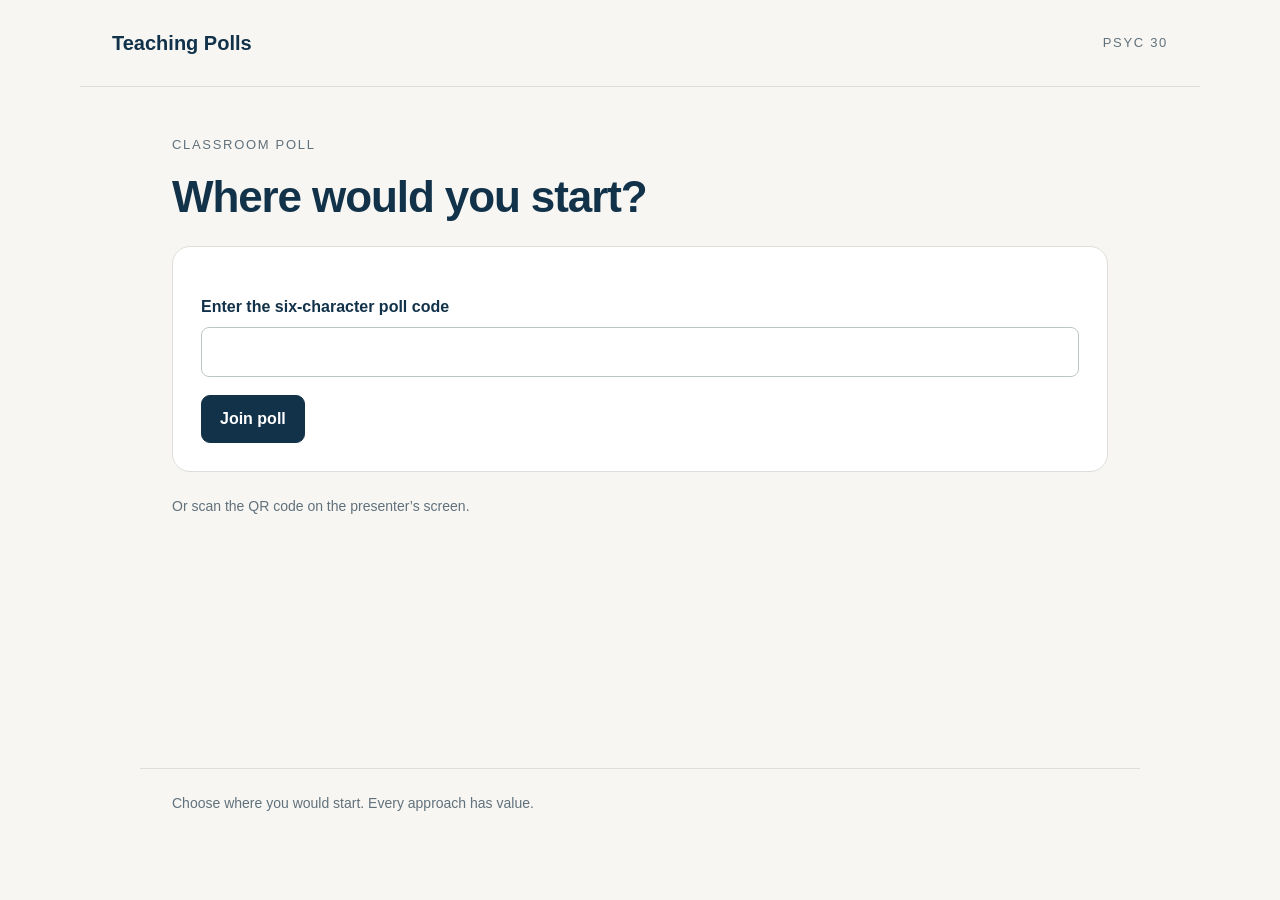
<file: index.html>
<!doctype html><html lang="en"><head><meta charset="utf-8"><meta name="viewport" content="width=device-width,initial-scale=1"><meta name="theme-color" content="#12324a"><title>Teaching Polls</title><link rel="stylesheet" href="style.css"><script src="config.js" defer></script><script src="vendor/qrcode.js" defer></script><script src="app.js" defer></script></head><body><header><a class="brand" href="./">Teaching Polls</a><span>PSYC 30</span></header><main id="app" aria-live="polite"></main><footer>Choose where you would start. Every approach has value.</footer></body></html>
</file>
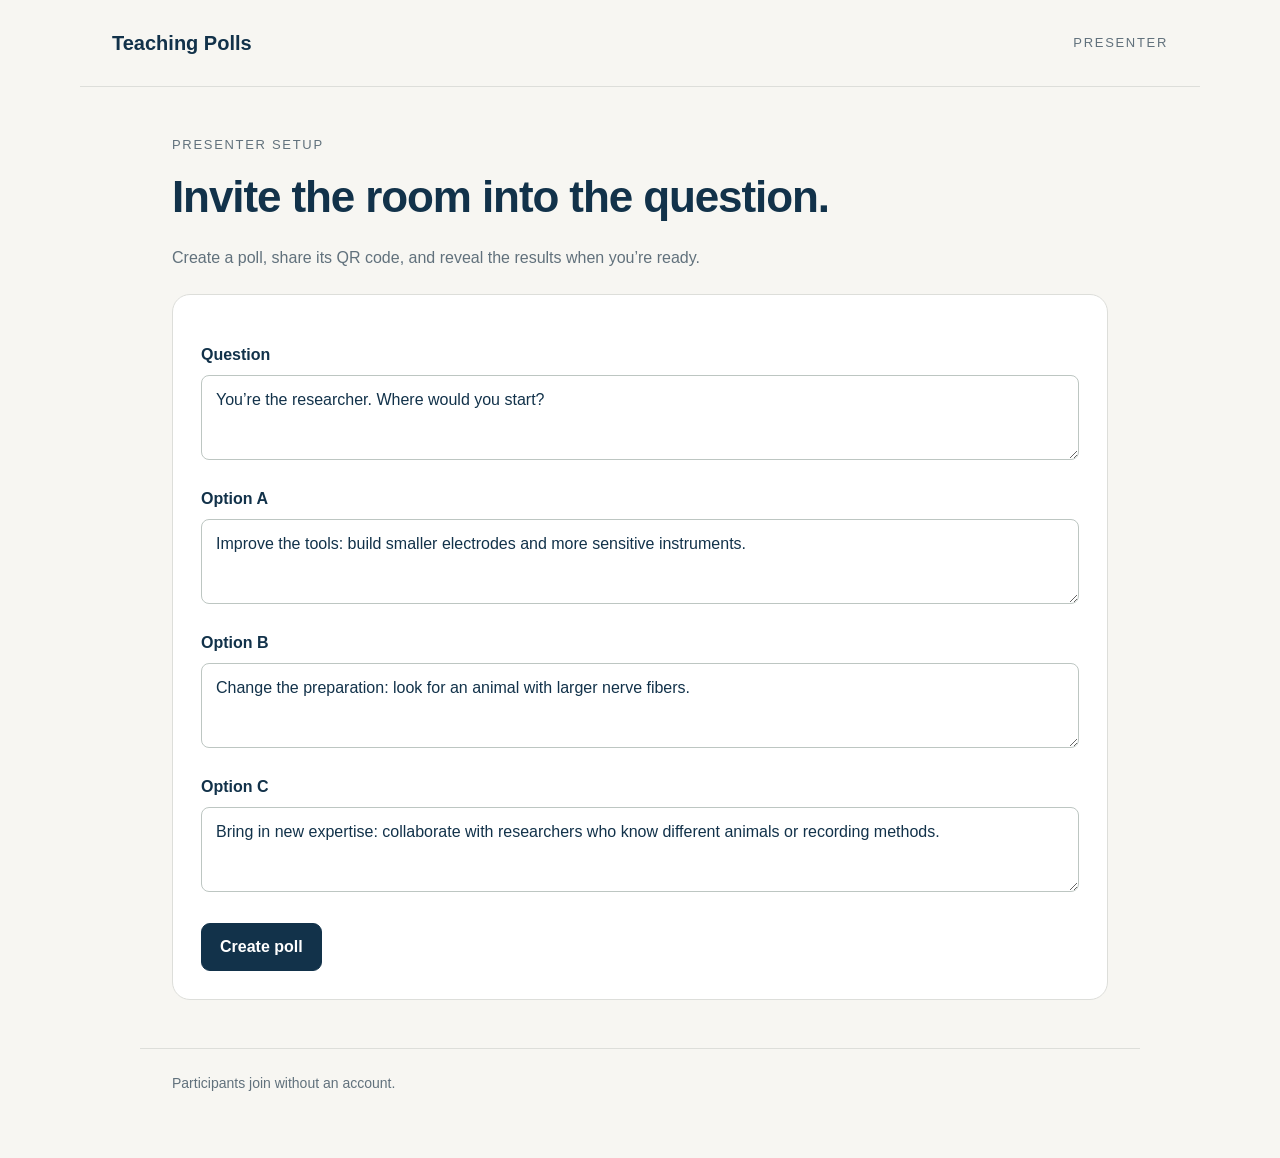
<file: admin.html>
<!doctype html><html lang="en"><head><meta charset="utf-8"><meta name="viewport" content="width=device-width,initial-scale=1"><meta name="theme-color" content="#12324a"><title>Presenter · Teaching Polls</title><link rel="stylesheet" href="style.css"><script src="config.js" defer></script><script src="vendor/qrcode.js" defer></script><script src="app.js" defer></script></head><body data-admin="true"><header><a class="brand" href="./admin.html">Teaching Polls</a><span>Presenter</span></header><main id="app" aria-live="polite"></main><footer>Participants join without an account.</footer></body></html>
</file>
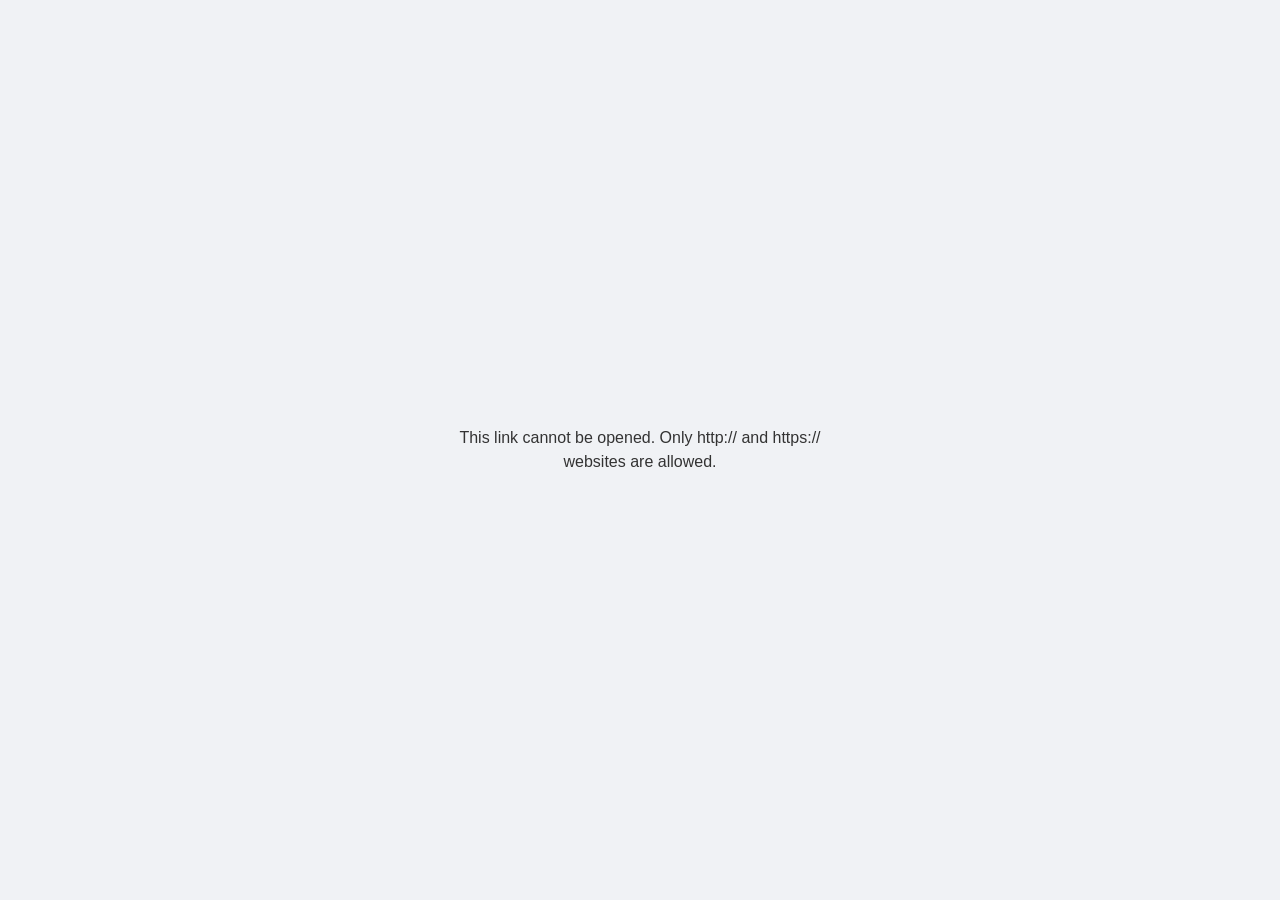
<file: powerpoint-viewer/dialog.html>
<!DOCTYPE html>
<html lang="en">
<head>
  <meta charset="UTF-8">
  <meta name="viewport" content="width=device-width, initial-scale=1.0">
  <meta name="referrer" content="strict-origin-when-cross-origin">
  <title>Opening website…</title>
  <!--
    Bridge page for the "Window" button.
    Office's Dialog API only opens pages on the add-in's own domain, so
    viewer.html opens this page (dialog.html?url=...) and this page
    redirects to the real website after checking the URL is safe.
  -->
  <style>
    body {
      margin: 0; height: 100vh; display: flex; align-items: center; justify-content: center;
      font-family: 'Segoe UI', Arial, sans-serif; background: #f0f2f5; color: #333; text-align: center;
    }
    p { max-width: 420px; line-height: 1.5; padding: 0 16px; }
  </style>
  <script src="url-tools.js"></script>
</head>
<body>
  <p id="msg">Opening website…</p>
  <script>
    (function () {
      var raw = new URLSearchParams(location.search).get('url');
      var target = raw ? UrlTools.safeUrl(raw) : null;
      if (target) {
        location.replace(target);
      } else {
        document.getElementById('msg').textContent =
          'This link cannot be opened. Only http:// and https:// websites are allowed.';
      }
    })();
  </script>
</body>
</html>
</file>
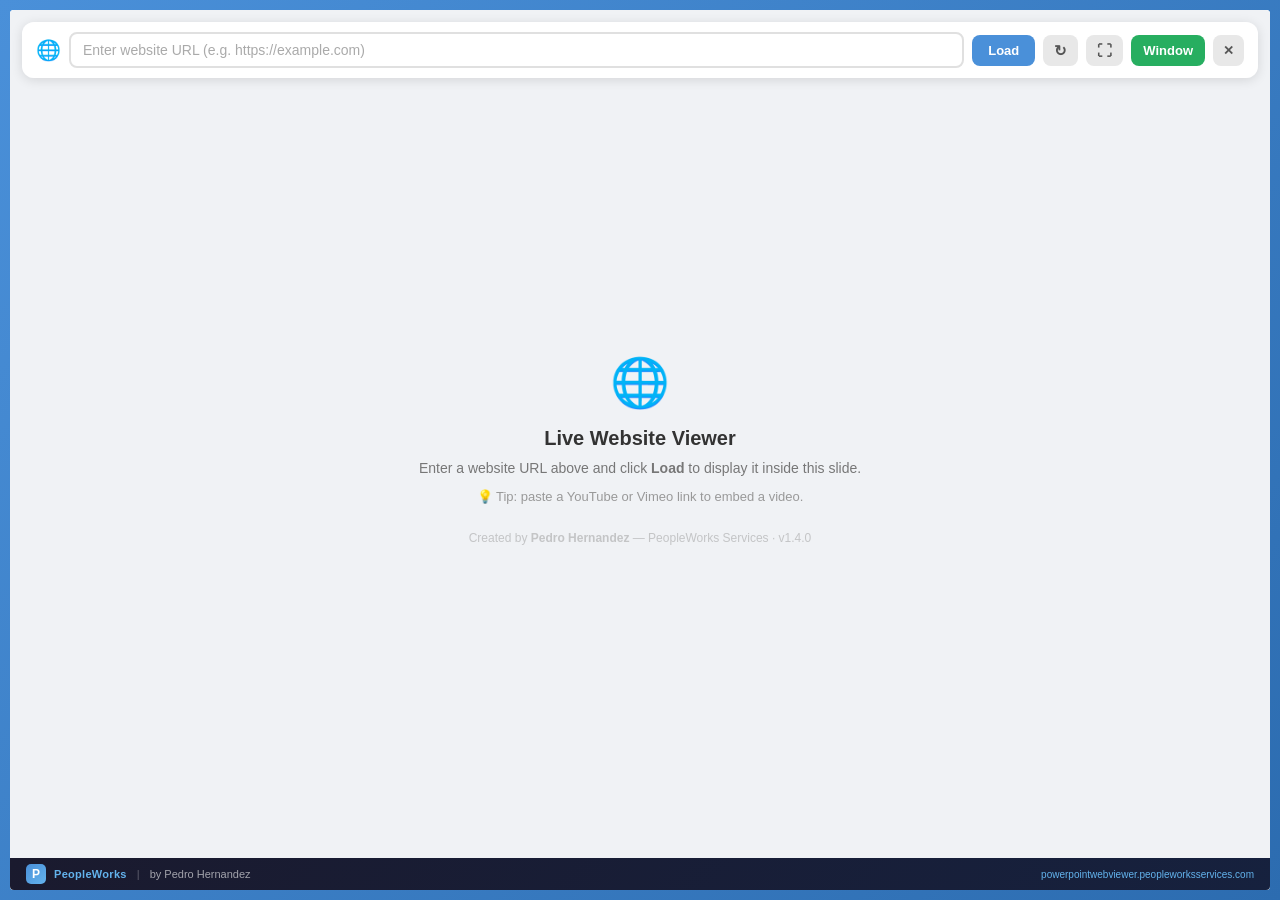
<file: powerpoint-viewer/viewer.html>
<!DOCTYPE html>
<html lang="en">
<head>
  <title>Website Viewer</title>
  <meta charset="UTF-8">
  <meta name="viewport" content="width=device-width, initial-scale=1.0">
  <style>
    * { margin: 0; padding: 0; box-sizing: border-box; }
    body {
      width: 100%; height: 100vh; font-family: 'Segoe UI', Arial, sans-serif; overflow: hidden;
      background: linear-gradient(135deg, #4a90d9, #2c6cb0);
      padding: 10px;
    }

    /* Control bar */
    #config {
      position: absolute;
      top: 12px;
      left: 12px;
      right: 12px;
      z-index: 100;
      background: rgba(255, 255, 255, 0.97);
      border-radius: 12px;
      padding: 10px 14px;
      display: flex;
      align-items: center;
      flex-wrap: wrap;
      gap: 8px;
      box-shadow: 0 2px 12px rgba(0,0,0,0.12);
      transition: opacity 0.3s ease, transform 0.3s ease;
    }

    #config.hidden {
      opacity: 0;
      transform: translateY(-20px);
      pointer-events: none;
    }

    #config .icon {
      font-size: 20px;
      flex-shrink: 0;
    }

    #urlInput {
      flex: 1;
      padding: 8px 12px;
      border: 2px solid #e0e0e0;
      border-radius: 8px;
      font-size: 14px;
      outline: none;
      transition: border-color 0.2s;
      min-width: 0;
    }

    #urlInput:focus {
      border-color: #4a90d9;
    }

    #urlInput::placeholder {
      color: #aaa;
    }

    .btn {
      padding: 8px 16px;
      border: none;
      border-radius: 8px;
      font-size: 13px;
      font-weight: 600;
      cursor: pointer;
      transition: background 0.2s, transform 0.1s;
      white-space: nowrap;
    }

    .btn:active { transform: scale(0.96); }

    .btn-primary {
      background: #4a90d9;
      color: white;
    }
    .btn-primary:hover { background: #3a7bc8; }

    .btn-window {
      background: #27ae60;
      color: white;
      padding: 8px 12px;
    }
    .btn-window:hover { background: #219a52; }

    .btn-hide {
      background: #e8e8e8;
      color: #555;
      padding: 8px 10px;
    }
    .btn-hide:hover { background: #ddd; }

    .btn-icon {
      background: #e8e8e8;
      color: #555;
      padding: 8px 11px;
      font-size: 15px;
      line-height: 1;
    }
    .btn-icon:hover { background: #ddd; }

    /* Toggle button (when controls are hidden) */
    #toggleBtn {
      position: absolute;
      top: 8px;
      right: 8px;
      z-index: 101;
      width: 36px;
      height: 36px;
      border-radius: 50%;
      border: none;
      background: rgba(255,255,255,0.9);
      box-shadow: 0 2px 8px rgba(0,0,0,0.15);
      cursor: pointer;
      font-size: 16px;
      display: none;
      align-items: center;
      justify-content: center;
      transition: background 0.2s;
    }
    #toggleBtn:hover { background: rgba(255,255,255,1); }
    #toggleBtn.visible { display: flex; }

    /* Environment badge */
    #envBadge {
      position: absolute;
      top: 58px;
      right: 12px;
      z-index: 100;
      padding: 4px 10px;
      border-radius: 12px;
      font-size: 10px;
      font-weight: 600;
      letter-spacing: 0.3px;
      transition: opacity 0.3s ease;
    }
    #envBadge.online {
      background: #fff3cd;
      color: #856404;
      border: 1px solid #ffc107;
    }
    #envBadge.desktop {
      background: #d4edda;
      color: #155724;
      border: 1px solid #28a745;
    }
    #envBadge.hidden { opacity: 0; pointer-events: none; }

    /* Inner wrapper - white area inside the blue grab border */
    #appWrapper {
      position: relative;
      width: 100%;
      height: 100%;
      background: #f0f2f5;
      border-radius: 4px;
      overflow: hidden;
    }

    /* iframe */
    #webFrame {
      width: 100%;
      height: 100%;
      border: none;
      background: white;
    }

    /* Error / status overlay */
    #overlay {
      position: absolute;
      top: 0; left: 0; right: 0; bottom: 0;
      display: flex;
      flex-direction: column;
      align-items: center;
      justify-content: center;
      background: #f0f2f5;
      z-index: 50;
      text-align: center;
      padding: 2em;
    }

    #overlay.hidden { display: none; }

    #overlay .emoji { font-size: 48px; margin-bottom: 16px; }
    #overlay h2 { color: #333; font-size: 20px; margin-bottom: 8px; }
    #overlay p { color: #777; font-size: 14px; max-width: 460px; line-height: 1.5; }
    #overlay .overlay-btn {
      display: inline-block;
      margin-top: 16px;
      padding: 10px 24px;
      background: #27ae60;
      color: white;
      border: none;
      border-radius: 8px;
      font-size: 14px;
      font-weight: 600;
      cursor: pointer;
      transition: background 0.2s;
    }
    #overlay .overlay-btn:hover { background: #219a52; }
    #overlay .overlay-btn.secondary {
      background: #4a90d9;
      margin-left: 8px;
    }
    #overlay .overlay-btn.secondary:hover { background: #3a7bc8; }
    #overlay .tip {
      margin-top: 20px;
      padding: 12px 20px;
      background: #fff3cd;
      border: 1px solid #ffc107;
      border-radius: 8px;
      color: #856404;
      font-size: 12px;
      max-width: 460px;
    }

    #overlay .btn-row { margin-top: 16px; }
    #overlay .welcome-tip { margin-top: 8px; font-size: 13px; color: #999; }
    #overlay .credit { margin-top: 24px; opacity: 0.5; font-size: 12px; color: #999; }
    #overlay .overlay-link {
      margin-top: 12px;
      max-width: 90%;
      color: #2c6cb0;
      font-size: 14px;
      font-weight: 600;
      word-break: break-all;
    }

    /* "Site not showing?" hint */
    #hint {
      position: absolute;
      bottom: 14px;
      left: 50%;
      transform: translate(-50%, 8px);
      z-index: 95;
      display: flex;
      align-items: center;
      gap: 8px;
      padding: 6px 6px 6px 14px;
      background: rgba(255, 255, 255, 0.97);
      border-radius: 20px;
      box-shadow: 0 2px 12px rgba(0,0,0,0.18);
      font-size: 12px;
      color: #555;
      white-space: nowrap;
      opacity: 0;
      pointer-events: none;
      transition: opacity 0.3s ease, transform 0.3s ease;
    }
    #hint.visible { opacity: 1; transform: translate(-50%, 0); pointer-events: auto; }
    #hint button {
      border: none;
      border-radius: 14px;
      cursor: pointer;
      font-size: 12px;
      font-weight: 600;
    }
    #hint .hint-open { background: #27ae60; color: white; padding: 5px 12px; }
    #hint .hint-open:hover { background: #219a52; }
    #hint .hint-close { background: transparent; color: #999; padding: 5px 8px; }
    #hint .hint-close:hover { color: #555; }

    /* Branding footer */
    #branding {
      position: absolute;
      bottom: 0;
      left: 0;
      right: 0;
      z-index: 90;
      background: linear-gradient(135deg, #1a1a2e, #16213e);
      color: rgba(255,255,255,0.85);
      padding: 6px 16px;
      display: flex;
      align-items: center;
      justify-content: space-between;
      font-size: 11px;
      transition: opacity 0.3s ease;
    }
    #branding.hidden { opacity: 0; pointer-events: none; }
    #branding .brand-left {
      display: flex;
      align-items: center;
      gap: 8px;
    }
    #branding .brand-logo {
      width: 20px;
      height: 20px;
      background: linear-gradient(135deg, #4a90d9, #63b3ed);
      border-radius: 5px;
      display: flex;
      align-items: center;
      justify-content: center;
      font-weight: 900;
      font-size: 12px;
      color: white;
    }
    #branding .brand-name {
      font-weight: 700;
      color: #63b3ed;
      letter-spacing: 0.3px;
    }
    #branding .brand-separator {
      color: rgba(255,255,255,0.3);
      margin: 0 2px;
    }
    #branding .brand-author {
      color: rgba(255,255,255,0.6);
      font-weight: 400;
    }
    #branding .brand-right {
      color: rgba(255,255,255,0.4);
      font-size: 10px;
    }
    #branding a {
      color: #63b3ed;
      text-decoration: none;
    }
    #branding a:hover { text-decoration: underline; }

    /* Loading spinner */
    #loading {
      position: absolute;
      top: 50%;
      left: 50%;
      transform: translate(-50%, -50%);
      z-index: 60;
      display: none;
      text-align: center;
    }
    #loading.active { display: block; }
    .spinner {
      width: 40px; height: 40px;
      border: 4px solid #e0e0e0;
      border-top-color: #4a90d9;
      border-radius: 50%;
      animation: spin 0.8s linear infinite;
      margin: 0 auto 12px;
    }
    #loading .loading-text {
      font-size: 12px;
      color: #999;
    }
    @keyframes spin { to { transform: rotate(360deg); } }

    @media (prefers-reduced-motion: reduce) {
      * { transition: none !important; }
      .spinner { animation-duration: 2s; }
    }
  </style>
  <script src="https://appsforoffice.microsoft.com/lib/1/hosted/office.js"></script>
  <script src="url-tools.js"></script>
</head>
<body>
<div id="appWrapper">

  <!-- Control bar -->
  <div id="config">
    <span class="icon" aria-hidden="true">🌐</span>
    <input id="urlInput" type="text" placeholder="Enter website URL (e.g. https://example.com)" aria-label="Website URL" />
    <button class="btn btn-primary" onclick="loadUrl()">Load</button>
    <button class="btn btn-icon" onclick="reloadFrame()" title="Reload page" aria-label="Reload page">↻</button>
    <button class="btn btn-icon" onclick="toggleFullscreen()" title="Fullscreen" aria-label="Fullscreen">⛶</button>
    <button id="btnOpenWindow" class="btn btn-window" onclick="openInDialog()" title="Open in a separate window">Window</button>
    <button class="btn btn-hide" onclick="toggleControls()" title="Hide controls" aria-label="Hide controls">✕</button>
  </div>

  <!-- Show controls button -->
  <button id="toggleBtn" onclick="toggleControls()" title="Show controls" aria-label="Show controls">⚙</button>

  <!-- Environment badge -->
  <div id="envBadge"></div>

  <!-- Welcome / error overlay (content is built by showWelcome() and showError()) -->
  <div id="overlay" role="status" aria-live="polite"></div>

  <!-- "Site not showing?" hint, shown briefly after a page loads -->
  <div id="hint" role="status">
    <span>Site not showing?</span>
    <button class="hint-open" onclick="openInDialog()">Open in window</button>
    <button class="hint-close" onclick="hideHint()" title="Dismiss" aria-label="Dismiss">✕</button>
  </div>

  <!-- Branding footer -->
  <div id="branding">
    <div class="brand-left">
      <div class="brand-logo">P</div>
      <span class="brand-name">PeopleWorks</span>
      <span class="brand-separator">|</span>
      <span class="brand-author">by Pedro Hernandez</span>
    </div>
    <div class="brand-right">
      <a href="https://powerpointwebviewer.peopleworksservices.com" target="_blank" rel="noopener">powerpointwebviewer.peopleworksservices.com</a>
    </div>
  </div>

  <!-- Loading indicator -->
  <div id="loading" role="status" aria-live="polite">
    <div class="spinner"></div>
    <div class="loading-text">Loading website...</div>
  </div>

  <!-- Website frame -->
  <iframe id="webFrame" src="" title="Embedded website"
          allow="autoplay; encrypted-media; fullscreen; picture-in-picture; clipboard-write; accelerometer; gyroscope; web-share"
          allowfullscreen
          sandbox="allow-scripts allow-same-origin allow-forms allow-popups allow-popups-to-escape-sandbox allow-presentation allow-downloads allow-modals"></iframe>

</div><!-- /appWrapper -->

  <script>
    const APP_VERSION = '1.4.0';
    const HINT_DELAY_MS = 2500;     // wait before offering "Open in window"
    const HINT_DURATION_MS = 15000; // then hide it again

    const urlInput = document.getElementById('urlInput');
    const webFrame = document.getElementById('webFrame');
    const overlay = document.getElementById('overlay');
    const loading = document.getElementById('loading');
    const config = document.getElementById('config');
    const toggleBtn = document.getElementById('toggleBtn');
    const branding = document.getElementById('branding');
    const envBadge = document.getElementById('envBadge');
    const appWrapper = document.getElementById('appWrapper');
    const hint = document.getElementById('hint');

    let controlsVisible = true;
    let isOnline = false;        // true if running in PowerPoint Online
    let officeReady = false;
    let currentPageUrl = '';     // the URL the user entered (used for "Open in Window")
    let currentUrl = '';         // the URL loaded in the frame (YouTube/Vimeo become embed URLs)
    let loadTimeoutId = null;
    let hintShowTimer = null;
    let hintHideTimer = null;
    let activeDialog = null;

    // ─── Detect environment ───────────────────────────────
    function detectEnvironment() {
      try {
        // Office.context.platform: 'OfficeOnline', 'PC', 'Mac', 'iOS', 'Android'
        const platform = Office.context.platform;
        if (platform === Office.PlatformType.OfficeOnline) {
          isOnline = true;
          envBadge.textContent = 'POWERPOINT ONLINE';
          envBadge.className = 'online';
        } else {
          isOnline = false;
          envBadge.textContent = 'DESKTOP';
          envBadge.className = 'desktop';
        }
      } catch (e) {
        // If Office API not available, assume standalone/testing
        envBadge.textContent = 'STANDALONE';
        envBadge.className = 'desktop';
      }
    }

    // ─── Small DOM helpers ────────────────────────────────
    // Messages are built with DOM nodes (not innerHTML) so a URL can never
    // be interpreted as HTML.
    function make(tag, className, text) {
      var node = document.createElement(tag);
      if (className) node.className = className;
      if (text) node.textContent = text;
      return node;
    }

    function makeButton(label, className, onClick) {
      var b = make('button', className, label);
      b.addEventListener('click', onClick);
      return b;
    }

    function makeTip(html) {
      // Only ever called with fixed text written in this file
      var tip = make('div', 'tip');
      tip.innerHTML = html;
      return tip;
    }

    function resetOverlay() {
      overlay.textContent = '';
      overlay.classList.remove('hidden');
      loading.classList.remove('active');
      hideHint();
    }

    // ─── Show error in overlay ────────────────────────────
    function showError(title, message, showButtons) {
      resetOverlay();
      overlay.appendChild(make('div', 'emoji', '⚠️'));
      overlay.appendChild(make('h2', null, title));
      overlay.appendChild(make('p', null, message));

      if (showButtons && currentUrl) {
        var row = make('div', 'btn-row');
        row.appendChild(makeButton('Open in Window', 'overlay-btn', openInDialog));
        row.appendChild(makeButton('Retry in Frame', 'overlay-btn secondary', retryLoad));
        overlay.appendChild(row);
        if (isOnline) {
          overlay.appendChild(makeTip('<strong>Tip:</strong> In PowerPoint Online, many websites block being embedded in frames. Use <strong>"Open in Window"</strong> to view the site in a separate browser window, or try <strong>"Window"</strong> button in the toolbar.'));
        }
      }
    }

    // ─── Show a clickable link when a window could not be opened ──
    function showOpenLink(url) {
      resetOverlay();
      overlay.appendChild(make('div', 'emoji', '🔗'));
      overlay.appendChild(make('h2', null, 'Open the website'));
      overlay.appendChild(make('p', null, 'The window could not be opened automatically (it may have been blocked). Click the link below to open the website:'));

      var link = make('a', 'overlay-link', url);
      link.href = url;
      link.target = '_blank';
      link.rel = 'noopener noreferrer';
      overlay.appendChild(link);

      if (currentUrl) {
        var row = make('div', 'btn-row');
        row.appendChild(makeButton('Back to slide', 'overlay-btn secondary', function () {
          overlay.classList.add('hidden');
        }));
        overlay.appendChild(row);
      }
    }

    // ─── Show welcome screen ──────────────────────────────
    function showWelcome() {
      resetOverlay();
      overlay.appendChild(make('div', 'emoji', '🌐'));
      overlay.appendChild(make('h2', null, 'Live Website Viewer'));

      var intro = make('p');
      intro.innerHTML = 'Enter a website URL above and click <strong>Load</strong> to display it inside this slide.';
      overlay.appendChild(intro);
      overlay.appendChild(make('p', 'welcome-tip', '💡 Tip: paste a YouTube or Vimeo link to embed a video.'));

      if (isOnline) {
        overlay.appendChild(makeTip('<strong>PowerPoint Online detected:</strong> Some websites may not display inside the frame. If a site does not load, use the <strong>"Window"</strong> button to open it in a separate browser window.'));
      }

      var credit = make('div', 'credit');
      credit.innerHTML = 'Created by <strong>Pedro Hernandez</strong> &mdash; PeopleWorks Services &middot; v' + APP_VERSION;
      overlay.appendChild(credit);
    }

    // ─── "Site not showing?" hint ─────────────────────────
    // Browsers do not tell the page when a site refuses to be framed
    // (X-Frame-Options / frame-ancestors): the frame just shows an error page.
    // So after every load we briefly offer to open the site in a window.
    function scheduleHint() {
      hideHint();
      // YouTube / Vimeo embed players always allow framing — no hint needed
      if (currentUrl !== currentPageUrl) return;
      hintShowTimer = setTimeout(function () {
        if (!controlsVisible || !currentUrl || !overlay.classList.contains('hidden')) return;
        hint.classList.add('visible');
        hintHideTimer = setTimeout(hideHint, HINT_DURATION_MS);
      }, HINT_DELAY_MS);
    }

    function hideHint() {
      clearTimeout(hintShowTimer);
      clearTimeout(hintHideTimer);
      hint.classList.remove('visible');
    }

    // ─── Show / hide controls ─────────────────────────────
    function setControlsVisible(visible) {
      controlsVisible = visible;
      if (visible) {
        config.classList.remove('hidden');
        toggleBtn.classList.remove('visible');
        envBadge.classList.remove('hidden');
        // Show branding only if no website is loaded
        if (!currentUrl) branding.classList.remove('hidden');
      } else {
        config.classList.add('hidden');
        toggleBtn.classList.add('visible');
        envBadge.classList.add('hidden');
        branding.classList.add('hidden');
        hideHint();
      }
    }

    function toggleControls() {
      setControlsVisible(!controlsVisible);
    }

    // ─── Load the current URL into the frame ──────────────
    function setCurrentUrl(pageUrl) {
      currentPageUrl = pageUrl;
      currentUrl = UrlTools.toEmbedUrl(pageUrl);
    }

    function startFrameLoad() {
      hideHint();
      overlay.classList.add('hidden');
      branding.classList.add('hidden');
      loading.classList.add('active');
      webFrame.src = currentUrl;
      startLoadTimeout();
    }

    // ─── Reload the current page ──────────────────────────
    function reloadFrame() {
      if (!currentUrl) {
        showWelcome();
        return;
      }
      startFrameLoad();
    }

    // ─── Retry loading in iframe ──────────────────────────
    function retryLoad() {
      if (currentUrl) startFrameLoad();
    }

    // ─── Fullscreen toggle ────────────────────────────────
    function toggleFullscreen() {
      var fsElement = document.fullscreenElement || document.webkitFullscreenElement;
      if (fsElement) {
        var exitFs = document.exitFullscreen || document.webkitExitFullscreen;
        if (exitFs) exitFs.call(document);
        return;
      }
      var requestFs = appWrapper.requestFullscreen || appWrapper.webkitRequestFullscreen;
      if (requestFs) {
        try {
          var result = requestFs.call(appWrapper);
          if (result && typeof result.catch === 'function') {
            // Fullscreen blocked (common inside Office) — fall back to a clean view
            result.catch(function () { setControlsVisible(false); });
          }
        } catch (e) {
          setControlsVisible(false);
        }
      } else {
        setControlsVisible(false);
      }
    }

    function onFullscreenChange() {
      var active = !!(document.fullscreenElement || document.webkitFullscreenElement);
      setControlsVisible(!active);
    }
    document.addEventListener('fullscreenchange', onFullscreenChange);
    document.addEventListener('webkitfullscreenchange', onFullscreenChange);

    // ─── Open URL in a separate window ────────────────────
    // Office's Dialog API only opens pages on the add-in's own domain, so we
    // open dialog.html (same domain), which then redirects to the website.
    function openInDialog() {
      var typed = urlInput.value.trim();
      var url = typed ? UrlTools.safeUrl(typed) : currentPageUrl;

      if (!typed && !url) {
        showError('Empty URL', 'Please enter a website URL first.', false);
        return;
      }
      if (!url) {
        showError('Invalid URL', 'Please enter a valid website address that starts with http:// or https://.', false);
        return;
      }

      hideHint();

      try {
        if (officeReady && Office.context && Office.context.ui && Office.context.ui.displayDialogAsync) {
          closeActiveDialog();
          var bridge = new URL('dialog.html', location.href);
          bridge.searchParams.set('url', url);

          Office.context.ui.displayDialogAsync(bridge.href, {
            width: 80,
            height: 80,
            promptBeforeOpen: false
          }, function (result) {
            if (result.status === Office.AsyncResultStatus.Failed) {
              console.warn('Dialog API failed:', result.error && result.error.code, result.error && result.error.message);
              // We are no longer inside the click, so a popup would be blocked:
              // show a link the user can click instead.
              showOpenLink(url);
              return;
            }
            activeDialog = result.value;
            activeDialog.addEventHandler(Office.EventType.DialogEventReceived, function () {
              activeDialog = null; // closed by the user
            });
          });
          return;
        }
      } catch (e) {
        console.warn('Dialog API not available:', e);
      }

      // Outside Office: still inside the click, so a normal popup is allowed
      var win = window.open(url, '_blank');
      if (win) {
        win.opener = null;
      } else {
        showOpenLink(url);
      }
    }

    function closeActiveDialog() {
      if (!activeDialog) return;
      try { activeDialog.close(); } catch (e) { /* already closed */ }
      activeDialog = null;
    }

    // ─── Load timeout detection ───────────────────────────
    function startLoadTimeout() {
      clearTimeout(loadTimeoutId);

      loadTimeoutId = setTimeout(function () {
        // Still loading after the timeout: slow network, or the site may block framing
        if (loading.classList.contains('active')) {
          showError(
            'Website did not load',
            'The website is taking too long or may be blocking embedded display.' +
            (isOnline ? ' This is common in PowerPoint Online.' : ''),
            true
          );
        }
      }, isOnline ? 12000 : 15000); // Shorter timeout for Online since it's more likely to fail
    }

    // ─── Save URL to Office settings ──────────────────────
    // Note: the URL is stored inside the presentation file.
    function saveUrl(url) {
      try {
        if (officeReady && Office.context && Office.context.document && Office.context.document.settings) {
          Office.context.document.settings.set('webViewerUrl', url);
          Office.context.document.settings.saveAsync(function (result) {
            if (result.status === Office.AsyncResultStatus.Failed) {
              console.warn('Could not save the URL in the presentation:', result.error && result.error.message);
            }
          });
        }
      } catch (e) {
        // Silent: Office API not available (standalone/testing mode)
      }
    }

    // ─── Load URL typed by the user ───────────────────────
    function loadUrl() {
      var typed = urlInput.value.trim();

      if (!typed) {
        showError('Empty URL', 'Please enter a website URL to load.', false);
        return;
      }

      var pageUrl = UrlTools.safeUrl(typed);
      if (!pageUrl) {
        showError('Invalid URL', 'Please enter a valid website address that starts with http:// or https://.', false);
        return;
      }

      // Show the normalized URL the user typed
      urlInput.value = pageUrl;

      // YouTube / Vimeo links become their embeddable player URL
      setCurrentUrl(pageUrl);
      startFrameLoad();

      // Save the URL the user typed (re-converted when reloaded)
      saveUrl(pageUrl);
    }

    // ─── Handle iframe load events ────────────────────────
    webFrame.addEventListener('load', function () {
      if (!currentUrl) return; // initial empty frame

      clearTimeout(loadTimeoutId);
      loading.classList.remove('active');

      // Check if iframe actually loaded content (blank page detection)
      try {
        // Readable only for same-origin pages; cross-origin sites throw (normal case)
        var doc = webFrame.contentDocument;
        if (doc && doc.body) {
          var bodyContent = doc.body.innerHTML;
          if (!bodyContent || bodyContent.trim() === '') {
            showError(
              'Website appears blank',
              'The website loaded but shows no content. It may be blocking embedded display.',
              true
            );
            return;
          }
        }
      } catch (e) {
        // Cross-origin: the site loaded from a different domain (expected)
      }

      overlay.classList.add('hidden');
      branding.classList.add('hidden');
      scheduleHint();
    });

    // ─── Handle iframe errors ─────────────────────────────
    webFrame.addEventListener('error', function () {
      clearTimeout(loadTimeoutId);
      showError(
        'Could not load website',
        'This website may block being embedded in frames, or there may be a connection issue.',
        true
      );
    });

    // ─── Enter key to load ────────────────────────────────
    urlInput.addEventListener('keydown', function (e) {
      if (e.key === 'Enter') {
        loadUrl();
      }
    });

    // Show the welcome screen right away (updated once Office is ready)
    showWelcome();

    // ─── Initialize with Office.js ────────────────────────
    Office.onReady(function () {
      officeReady = true;

      // Detect environment
      detectEnvironment();

      // Update welcome screen with environment-specific tips
      if (!currentUrl) {
        showWelcome();
      }

      // Load the URL saved for this slide. It comes from the presentation
      // file, which anyone can edit, so it goes through the same safety
      // check as a typed URL.
      try {
        if (Office.context && Office.context.document && Office.context.document.settings) {
          var savedUrl = Office.context.document.settings.get('webViewerUrl');
          if (savedUrl) {
            var pageUrl = UrlTools.safeUrl(String(savedUrl));
            if (pageUrl) {
              urlInput.value = pageUrl;
              setCurrentUrl(pageUrl);
              startFrameLoad();
            } else {
              showError(
                'Saved link not opened',
                'This slide contains a saved link that is not a normal website address, so it was not opened for your safety. Enter a new URL above.',
                false
              );
            }
          }
        }
      } catch (e) {
        // Silent: Office API not available (standalone/testing mode)
      }
    });
  </script>
</body>
</html>
</file>
<file: style.css>
:root{color-scheme:light;--ink:#12324a;--muted:#61717c;--paper:#f7f6f2;--line:#dddeda;--accent:#ab7835;--teal:#28766e}*{box-sizing:border-box}body{margin:0;background:var(--paper);color:var(--ink);font-family:Arial,Helvetica,sans-serif;line-height:1.5}header{display:flex;justify-content:space-between;align-items:center;max-width:1120px;margin:auto;padding:28px 32px;border-bottom:1px solid var(--line)}header span,.eyebrow{font-size:13px;letter-spacing:.13em;text-transform:uppercase;color:var(--muted)}a{color:var(--teal)}.brand{text-decoration:none;color:var(--ink);font-weight:bold;font-size:20px}main{max-width:1000px;min-height:65vh;margin:48px auto;padding:0 32px}h1{font-size:clamp(28px,4vw,44px);line-height:1.18;letter-spacing:-.025em;margin:16px 0 24px;max-width:850px}h2{font-size:22px;margin:0 0 16px}p{max-width:760px}.muted{color:var(--muted)}.panel{background:white;border:1px solid var(--line);border-radius:18px;padding:28px;margin:24px 0}.eyebrow{display:block}.choices{display:grid;gap:14px;margin:28px 0}.choice{display:flex;align-items:center;gap:20px;text-align:left;width:100%;padding:22px 24px;border:1.5px solid #d8ddd9;border-radius:13px;background:white;color:var(--ink);font:inherit;cursor:pointer;transition:border-color .12s,background .12s}.choice:hover:not(:disabled){border-color:var(--teal);background:#f4faf8}.choice.selected{border-color:var(--teal);background:#edf7f3}.letter{display:grid;place-items:center;flex:0 0 42px;width:42px;height:42px;border-radius:10px;background:#f0f1ed;font-weight:bold;font-size:21px}.selected .letter{background:var(--teal);color:white}.choice:disabled{cursor:default;opacity:.8}.choice span:last-child{font-size:20px}.row{display:flex;align-items:center;gap:12px;flex-wrap:wrap}.space{justify-content:space-between}.badge{border-radius:999px;padding:7px 13px;background:#e9ede9;font-size:14px;font-weight:bold}.badge.open{background:#dcefe5;color:#215946}button.primary,button.secondary{font:inherit;font-weight:bold;padding:11px 18px;border-radius:9px;cursor:pointer;min-height:44px}button.primary{border:1px solid var(--ink);background:var(--ink);color:white}button.secondary{border:1px solid #cfd5d2;background:white;color:var(--ink)}button:disabled{opacity:.45;cursor:default}button:focus-visible,a:focus-visible,input:focus-visible,textarea:focus-visible{outline:3px solid #bb8c47;outline-offset:4px}label{display:block;font-weight:bold;margin:20px 0 8px}input,textarea{width:100%;padding:12px 14px;border:1px solid #bdc6c2;border-radius:8px;font:inherit;color:var(--ink);background:white}textarea{resize:vertical;min-height:85px}.small{font-size:14px}.notice{padding:14px 18px;border-radius:9px;background:#edf4f0;margin:18px 0}.error{background:#fbeee8;color:#863c2c}.join-code{font-size:44px;letter-spacing:.15em;font-weight:bold}.join-panel{display:grid;grid-template-columns:1fr 150px;gap:24px;align-items:center}.qr svg{width:150px;height:150px;display:block}.join-link{overflow-wrap:anywhere;font-size:14px}.result{margin:22px 0}.result-top{display:flex;justify-content:space-between;gap:20px;margin-bottom:7px;font-size:18px}.track{height:18px;border-radius:6px;background:#e9eeea;overflow:hidden}.fill{height:100%;background:var(--teal);transition:width .35s;border-radius:6px}.count{font-variant-numeric:tabular-nums;white-space:nowrap}.control{display:flex;flex-wrap:wrap;gap:10px}footer{max-width:1000px;margin:40px auto;padding:24px 32px;color:var(--muted);font-size:14px;border-top:1px solid var(--line)}.saved{color:var(--teal);font-weight:bold}.privacy{margin-top:24px;color:var(--muted);font-size:13px}#feedback:empty{display:none}summary{cursor:pointer;color:var(--muted)}@media(max-width:600px){header{padding:20px}main{padding:0 20px;margin:30px auto}.panel{padding:20px}.choice{padding:17px;gap:14px}.choice span:last-child{font-size:17px}.join-panel{grid-template-columns:1fr}.join-code{font-size:36px}.qr{grid-row:1}.result-top{font-size:16px}footer{padding:20px}}
</file>
